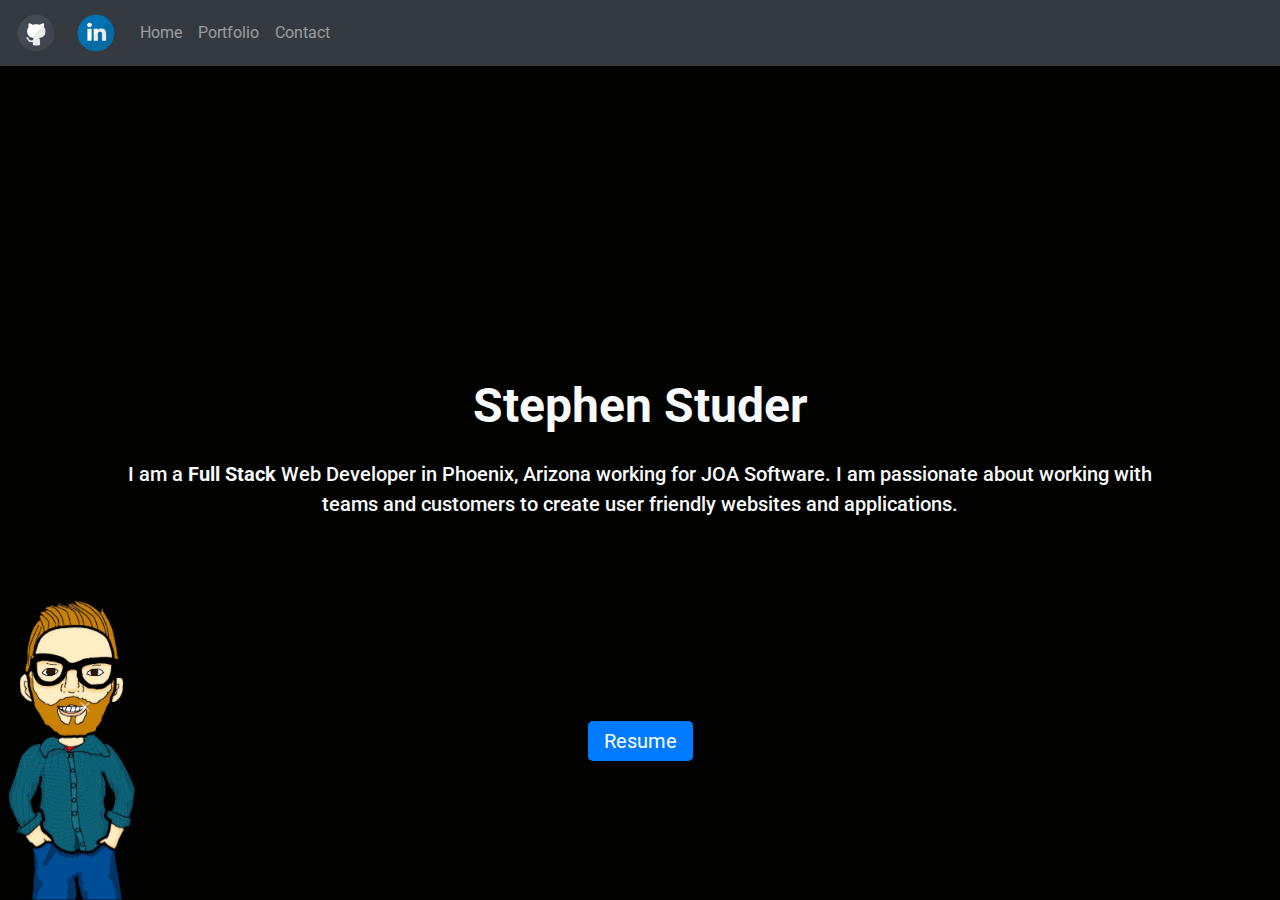
<file: index.html>
<!DOCTYPE html>
<html lang="en">
  <head>
    <meta charset="UTF-8" />
    <meta name="viewport" content="width=device-width, initial-scale=1.0" />
    <meta property="og:image" content="https://stephenstuder.com/images/screenshot.PNG" />
    <title>Stephen Studer</title>
    <link rel="icon" href="./images/professional.png" />
    <link rel="stylesheet" href="https://stackpath.bootstrapcdn.com/font-awesome/4.7.0/css/font-awesome.min.css" />
    <link rel="stylesheet" href="./css/bootstrap.min.css" />
    <link href="https://fonts.googleapis.com/css?family=Roboto&display=swap" rel="stylesheet">
    <link rel="stylesheet" href="./style.css" />
  </head>
  <body>
    <nav class="navbar navbar-expand-lg navbar-dark bg-dark">
      <div>
        <a class="navbar-brand" target="_open" href="https://www.github.com/stephenstuder"><img class="icon" src="./images/github.png" alt="github"></a>
        <a class="navbar-brand" target="_open" href="https://www.linkedin.com/in/stephenkstuder/"><img class="icon" src="./images/linkedin.png" alt=""></a>
      </div>
      <button class="navbar-toggler" type="button" data-toggle="collapse" data-target="#navbarNav" aria-controls="navbarNav" aria-expanded="false" aria-label="Toggle navigation">
        <span class="navbar-toggler-icon"></span>
      </button>
      <div class="collapse navbar-collapse" id="navbarNav">
        <ul class="navbar-nav">
          <li class="nav-item">
            <a class="nav-link" href="./index.html">Home</a>
          </li>
          <li class="nav-item">
            <a class="nav-link" href="./portfolio.html">Portfolio</a>
          </li>
          <li class="nav-item">
            <a class="nav-link" href="./contact.html">Contact</a>
          </li>
        </ul>
      </div>
    </nav>
    <main class="container-fluid d-flex flex-column justify-content-around align-items-center">
      <div></div>
      <div>
        <h1 class="font-weight-bold text-light text-center b mb-4 front">Stephen Studer</h1>
        <div class="container">
          <h5 class="text-light text-center front">I am a <span>Full Stack</span> Web Developer in Phoenix, Arizona working for JOA Software. 
          I am passionate about working with teams and customers to create user friendly websites and applications.  
          </h5>
        </div>
      </div>
      <p>
        <a class="btn-lg btn-primary front" data-toggle="collapse" href="#collapseExample" role="button" aria-expanded="false" aria-controls="collapseExample">
          Resume
        </a>
      </p>
      <div class="collapse" id="collapseExample">
        <iframe class="document" src="document.pdf" height="700px" width="600px"></iframe>
      </div>
      <img class="picture d-none" src="./images/screenshot.PNG" alt="screenshot" width="150">
      <img class="picture" src="./images/stephen.png" alt="stephen" width="150">
    </main>
  </body>
    <script src="https://code.jquery.com/jquery-3.4.1.slim.min.js" integrity="sha384-J6qa4849blE2+poT4WnyKhv5vZF5SrPo0iEjwBvKU7imGFAV0wwj1yYfoRSJoZ+n" crossorigin="anonymous"></script>
    <script
      src="https://cdn.jsdelivr.net/npm/popper.js@1.16.0/dist/umd/popper.min.js"
      integrity="sha384-Q6E9RHvbIyZFJoft+2mJbHaEWldlvI9IOYy5n3zV9zzTtmI3UksdQRVvoxMfooAo"
      crossorigin="anonymous"
    ></script>
    <script src="./js/bootstrap.min.js"></script>
  </body>
</html>
</file>
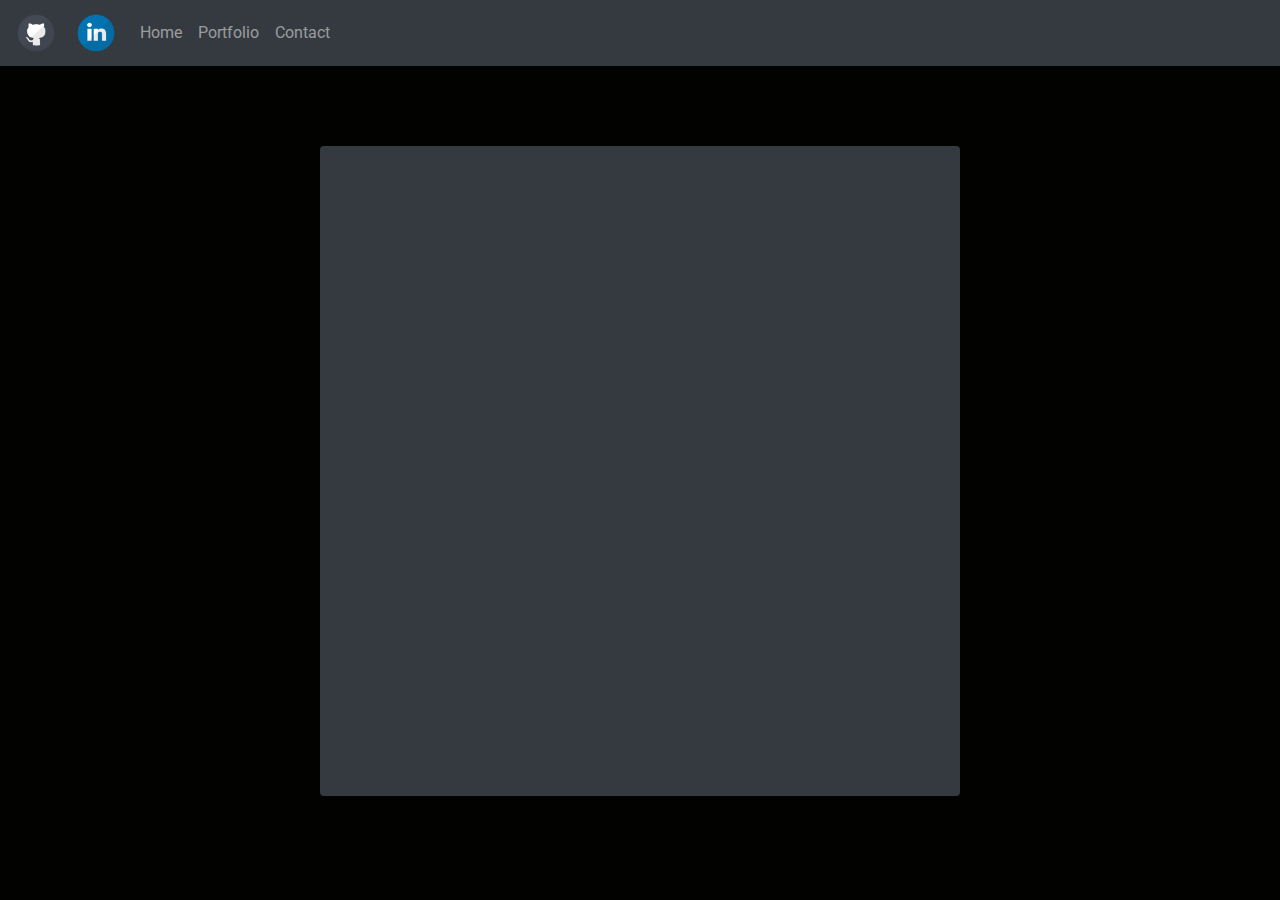
<file: contact.html>
<!DOCTYPE html>
<html lang="en">
  <head>
    <meta charset="UTF-8" />
    <meta name="viewport" content="width=device-width, initial-scale=1.0" />
    <title>Stephen Studer</title>
    <link rel="icon" href="./images/professional.png" />
    <link rel="stylesheet" href="https://stackpath.bootstrapcdn.com/font-awesome/4.7.0/css/font-awesome.min.css" />
    <link rel="stylesheet" href="./css/bootstrap.min.css" />
    <link href="https://fonts.googleapis.com/css?family=Roboto&display=swap" rel="stylesheet">
    <link rel="stylesheet" href="./style.css" />
  </head>
  <body>
    <nav class="navbar navbar-expand-lg navbar-dark bg-dark">
      <div>
        <a class="navbar-brand" target="_open" href="https://www.github.com/stephenstuder"><img class="icon" src="./images/github.png" alt="github"></a>
        <a class="navbar-brand" target="_open" href="https://www.linkedin.com/in/stephenkstuder/"><img class="icon" src="./images/linkedin.png" alt=""></a>
      </div>
      <button class="navbar-toggler" type="button" data-toggle="collapse" data-target="#navbarNav" aria-controls="navbarNav" aria-expanded="false" aria-label="Toggle navigation">
        <span class="navbar-toggler-icon"></span>
      </button>
      <div class="collapse navbar-collapse" id="navbarNav">
        <ul class="navbar-nav">
          <li class="nav-item">
            <a class="nav-link" href="./index.html">Home</a>
          </li>
          <li class="nav-item">
            <a class="nav-link" href="./portfolio.html">Portfolio</a>
          </li>
          <li class="nav-item">
            <a class="nav-link" href="./contact.html">Contact</a>
          </li>
        </ul>
      </div>
    </nav>
    <main class="container-fluid d-flex justify-content-center align-items-center">
        <iframe class="bg-dark pt-4 rounded" src="https://docs.google.com/forms/d/e/1FAIpQLSdGKY6UYXknW9LYI3Yvf3rP1vNfeqNK7RIe_6un4NysG6jKZw/viewform?embedded=true" width="640" height="650" frameborder="0" marginheight="50" marginwidth="0">Loading…</iframe> 
    </main>
  </body>
    <script src="https://code.jquery.com/jquery-3.4.1.slim.min.js" integrity="sha384-J6qa4849blE2+poT4WnyKhv5vZF5SrPo0iEjwBvKU7imGFAV0wwj1yYfoRSJoZ+n" crossorigin="anonymous"></script>
    <script
      src="https://cdn.jsdelivr.net/npm/popper.js@1.16.0/dist/umd/popper.min.js"
      integrity="sha384-Q6E9RHvbIyZFJoft+2mJbHaEWldlvI9IOYy5n3zV9zzTtmI3UksdQRVvoxMfooAo"
      crossorigin="anonymous"
    ></script>
    <script src="./js/bootstrap.min.js"></script>
  </body>
</html>
</file>
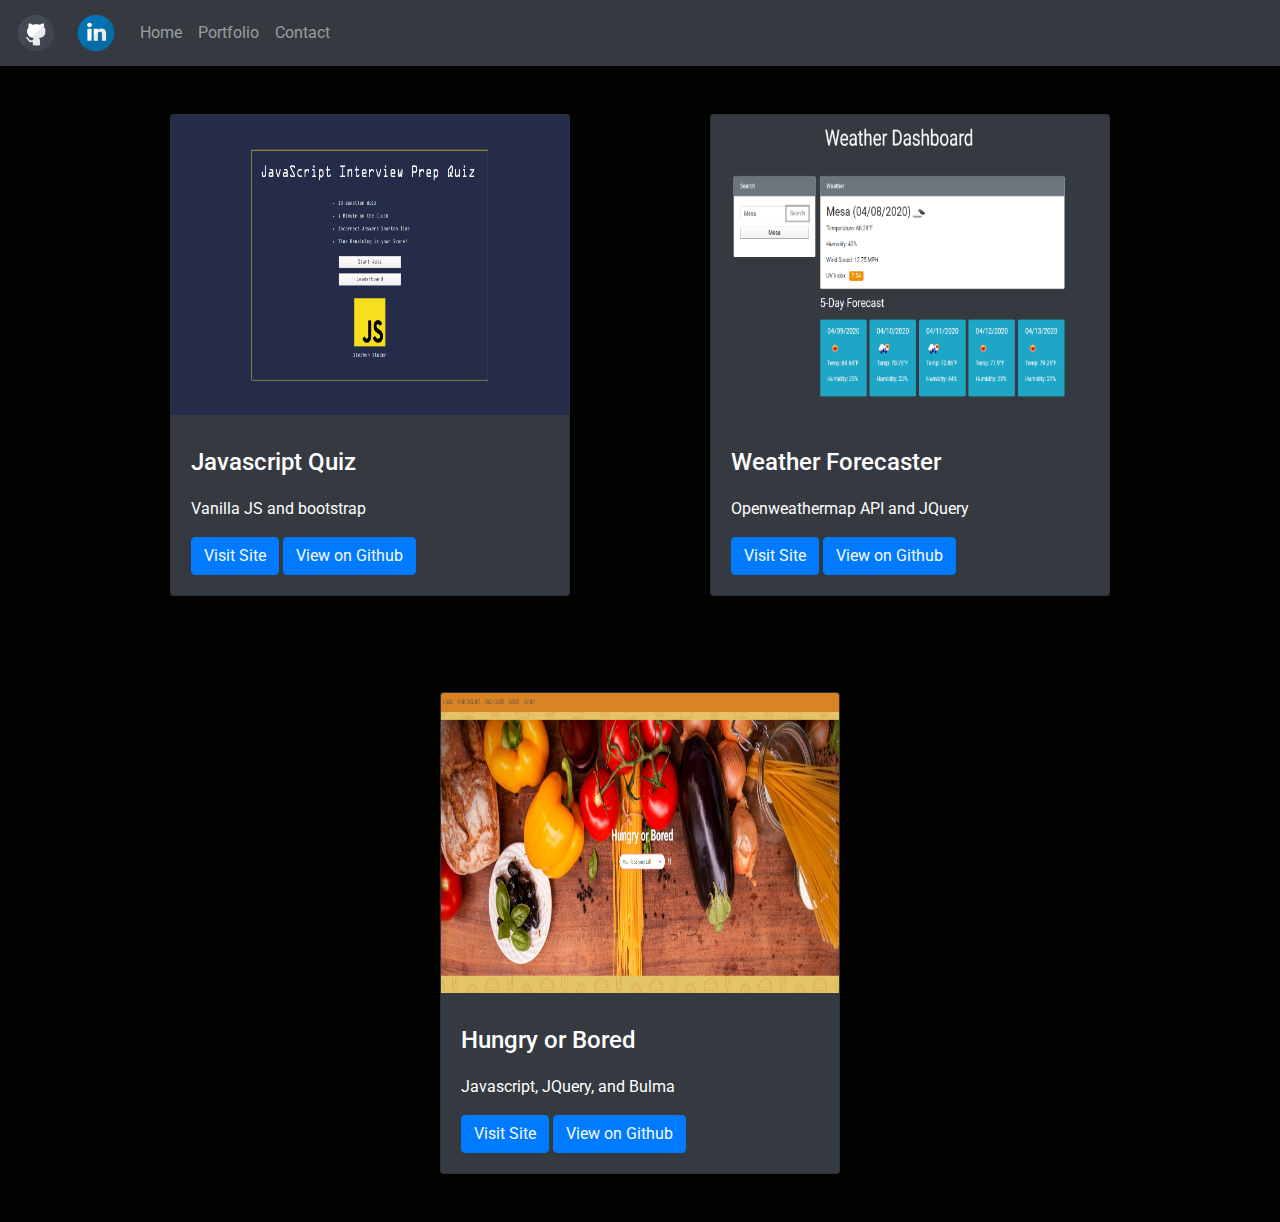
<file: portfolio.html>
<!DOCTYPE html>
<html lang="en">

<head>
  <meta charset="UTF-8" />
  <meta name="viewport" content="width=device-width, initial-scale=1.0" />
  <title>Stephen Studer</title>
  <link rel="icon" href="./images/professional.png" />
  <link rel="stylesheet" href="https://stackpath.bootstrapcdn.com/font-awesome/4.7.0/css/font-awesome.min.css" />
  <link rel="stylesheet" href="./css/bootstrap.min.css" />
  <link href="https://fonts.googleapis.com/css?family=Roboto&display=swap" rel="stylesheet">
  <link rel="stylesheet" href="./style.css" />
</head>

<body>
  <nav class="navbar navbar-expand-lg navbar-dark bg-dark">
    <div>
      <a class="navbar-brand" target="_open" href="https://www.github.com/stephenstuder"><img class="icon" src="./images/github.png" alt="github"></a>
      <a class="navbar-brand" target="_open" href="https://www.linkedin.com/in/stephenkstuder/"><img class="icon" src="./images/linkedin.png" alt=""></a>
    </div>
    <button class="navbar-toggler" type="button" data-toggle="collapse" data-target="#navbarNav" aria-controls="navbarNav" aria-expanded="false" aria-label="Toggle navigation">
      <span class="navbar-toggler-icon"></span>
    </button>
    <div class="collapse navbar-collapse" id="navbarNav">
      <ul class="navbar-nav">
        <li class="nav-item">
          <a class="nav-link" href="./index.html">Home</a>
        </li>
        <li class="nav-item">
          <a class="nav-link" href="./portfolio.html">Portfolio</a>
        </li>
        <li class="nav-item">
          <a class="nav-link" href="./contact.html">Contact</a>
        </li>
      </ul>
    </div>
  </nav>
  <main class="container-fluid d-flex justify-content-around flex-wrap align-items-center m-y-5">
    <div class="card my-5 bg-dark text-white" style="width: 25rem;">
      <img class="card-img-top object-fit-cover" height="300" width="250" src="./images/quiz-home-screenshot.png" alt="Javascript Interview Prep Quiz">
      <div class="card-body">
        <h4>Javascript Quiz
        </h4>
        <p class="card-text">Vanilla JS and bootstrap</p>
        <a href="http://stephenstuder.com/javascript-interview-prep-quiz/" target="_open">
          <button class="btn text-light btn-primary">Visit Site</button>
        </a>
        <a href="https://github.com/stephenstuder/javascript-interview-prep-quiz" target="_open">
          <button class="btn text-light btn-primary">View on Github</button>
        </a>
      </div>
    </div>
    <div class="card my-5 bg-dark text-white" style="width: 25rem;">
      <img class="card-img object-fit-cover" height="300" width="250"  src="./images/weather-forecasting.png" alt="Weather Forecasting Application">
      <div class="card-body">
        <h4>Weather Forecaster
        </h4>
        <p class="card-text">Openweathermap API and JQuery</p>
        <a href="http://stephenstuder.com/weather-forecasting-app/" target="_open"><button class="btn text-light btn-primary">Visit Site</button></a>
        <a href="https://github.com/stephenstuder/weather-forecasting-app" target="_open">
          <button class="btn text-light btn-primary">View on Github</button>
        </a>
      </div>
    </div>
    <div class="card my-5 bg-dark text-white" style="width: 25rem;">
      <img class="card-img-top object-fit-cover" height="300" width="250"  src="./images/hungry-or-bored.PNG" alt="Daily Planner Application">
      <div class="card-body">
        <h4>Hungry or Bored
        </h4>
        <p class="card-text">Javascript, JQuery, and Bulma</p>
        <a href="https://nddarnell.github.io/Hungry_or_Bored-Project-1/">
          <button class="btn text-light btn-primary">Visit Site</button>
        </a>
        <a href="https://github.com/nddarnell/Hungry_or_Bored-Project-1">
          <button class="btn text-light btn-primary">View on Github</button>
        </a>
      </div>
    </div>
  </main>
</body>
<script src="https://code.jquery.com/jquery-3.4.1.slim.min.js" integrity="sha384-J6qa4849blE2+poT4WnyKhv5vZF5SrPo0iEjwBvKU7imGFAV0wwj1yYfoRSJoZ+n" crossorigin="anonymous"></script>
<script src="https://cdn.jsdelivr.net/npm/popper.js@1.16.0/dist/umd/popper.min.js" integrity="sha384-Q6E9RHvbIyZFJoft+2mJbHaEWldlvI9IOYy5n3zV9zzTtmI3UksdQRVvoxMfooAo" crossorigin="anonymous"></script>
<script src="./js/bootstrap.min.js"></script>
</body>

</html>
</file>
<file: style.css>
body {
  background-color: #000000;
  background: #020300;
  font-family: "Roboto", sans-serif;
}
iframe {
  margin: 50px;
}
.icon {
  height: 2em;
  position: relative;
}
.icon-resume {
  height: 5em;
}
.icon-resume:hover {
  border: 1px solid rgba(0, 0, 0, 0);
}
.icon-resume:active {
  border: 4px solid rgba(0, 0, 0, 0);
}
.icon:hover {
  border: 1px solid #343a40;
  border-radius: 100%;
}
.icon:active {
  border: 4px solid #343a40;
}
h1 {
  font-size: 3em;
}
h2 {
  font-size: 2.25em;
}
h3 {
  font-size: 1.75em;
  line-height: 2.6em;
}
h4 {
  font-size: 1.5em;
  line-height: 2.25em;
}
h5 {
  margin-bottom: 0 !important;
  line-height: 30px;
}
.container-fluid {
  height: 100%;
  min-height: 90vh;
  padding: 0px 100px;
}
span {
  font-weight: bold;
}
.picture {
  position: fixed;
  left: 0;
  bottom: 0;
}
@media (max-width: 758px) {
  .picture {
    position: relative;
    width: 100px;
  }
  .container-fluid {
    padding: 0;
  }
  .m-5 {
    margin: 0rem;
  }
}
</file>
